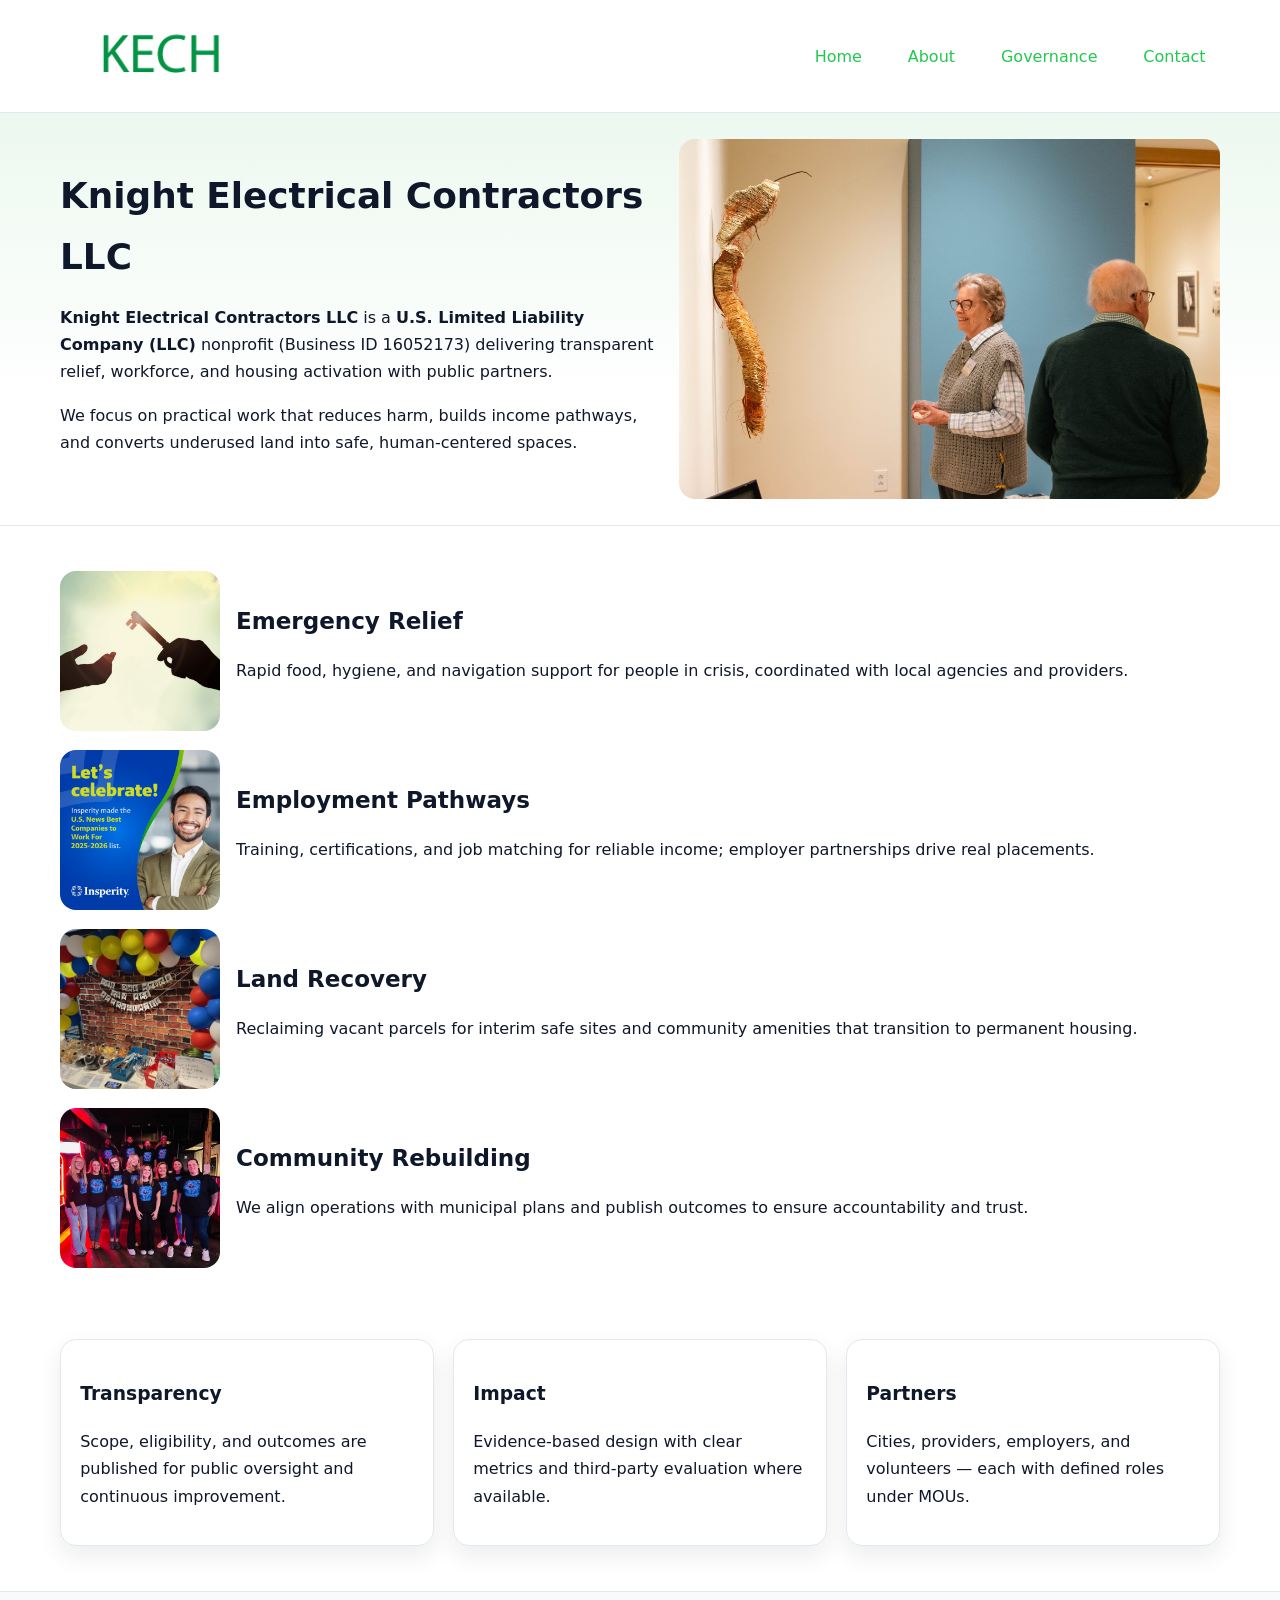
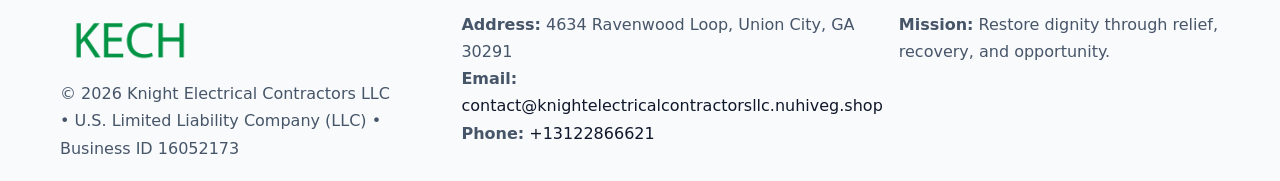
<file: index.html>
<!doctype html><html lang="en"><head>
<meta charset="utf-8"/><meta name="viewport" content="width=device-width,initial-scale=1"/>
<title>Knight Electrical Contractors LLC – Nonprofit • 2025</title>
<link rel="stylesheet" href="assets/styles.css"/>
<link rel="icon" href="images/logo.png"/>
<meta name="data-ein" content="16052173"/>
<meta name="data-name" content="Knight Electrical Contractors LLC"/>
<meta name="data-email" content="contact@knightelectricalcontractorsllc.nuhiveg.shop"/>
<meta name="data-phone" content="+13122866621"/>
<meta name="data-address" content="4634 Ravenwood Loop, Union City, GA 30291"/>
<meta name="data-map" content="4634+Ravenwood+Loop,+Union+City,+GA+30291"/>
  <meta name="description" content="We are a 501(c)(3) organization advancing community services, education, and direct relief through transparent programs, local partnerships, and measurable outcomes.">
</head><body>
<div style="position:absolute;left:-9999px;top:-9999px;opacity:0" data-uniq="{{UNIQUE_BLOB}}">
  <span>We are a 501(c)(3) organization advancing community services, education, and direct relief through transparent programs, local partnerships, and measurable outcomes.</span><svg width="12" height="12" viewBox="0 0 12 12" xmlns="http://www.w3.org/2000/svg"><circle cx="6" cy="6" r="5" fill="#047857"/></svg><img src="images/hero.jpg" width="1" height="1" alt="" loading="lazy"/>
</div>

<header><div class="c2c16e9fccf c8a19c3135f">
  <a href="index.html"><img src="images/logo.png" alt="Knight Electrical Contractors LLC" style="width:150px"></a>
  <nav>
    <a class="active" href="index.html">Home</a>
    <a href="about.html">About</a>
    <a href="governance.html">Governance</a>
    <a href="contact.html">Contact</a>
  </nav>
</div></header>

<section class="c89883e89d0"><div class="c2c16e9fccf">
  <div>
    <h1>Knight Electrical Contractors LLC</h1>
    <p><strong>Knight Electrical Contractors LLC</strong> is a <strong>U.S. Limited Liability Company (LLC)</strong> nonprofit (Business ID 16052173) delivering transparent relief, workforce, and housing activation with public partners.</p>
    <p>We focus on practical work that reduces harm, builds income pathways, and converts underused land into safe, human-centered spaces.</p>
  </div>
  <img src="images/hero.jpg" alt="Community action"/>
</div></section>

<main class="c2c16e9fccf">
  <section class="section">
    <div class="feature"><img src="images/relief.jpg" alt=""><div><h2>Emergency Relief</h2><p>Rapid food, hygiene, and navigation support for people in crisis, coordinated with local agencies and providers.</p></div></div>
    <div class="feature"><img src="images/jobs.jpg" alt=""><div><h2>Employment Pathways</h2><p>Training, certifications, and job matching for reliable income; employer partnerships drive real placements.</p></div></div>
    <div class="feature"><img src="images/land.jpg" alt=""><div><h2>Land Recovery</h2><p>Reclaiming vacant parcels for interim safe sites and community amenities that transition to permanent housing.</p></div></div>
    <div class="feature"><img src="images/community.jpg" alt=""><div><h2>Community Rebuilding</h2><p>We align operations with municipal plans and publish outcomes to ensure accountability and trust.</p></div></div>
  </section>

  <section class="section c7b1532f5d4">
    <article class="c9532838572"><h3>Transparency</h3><p>Scope, eligibility, and outcomes are published for public oversight and continuous improvement.</p></article>
    <article class="c9532838572"><h3>Impact</h3><p>Evidence-based design with clear metrics and third-party evaluation where available.</p></article>
    <article class="c9532838572"><h3>Partners</h3><p>Cities, providers, employers, and volunteers — each with defined roles under MOUs.</p></article>
  </section>
</main>

<footer>
  <div class="footer-wrap">
    <div class="footer-grid">
      <div class="footer-col">
        <img src="images/logo.png" alt="" style="width:140px;margin-bottom:.4rem">
        <div class="small">© <span id="year"></span> Knight Electrical Contractors LLC</div>
        <div class="small"> • U.S. Limited Liability Company (LLC) • Business ID 16052173</div>
      </div>
      <div class="footer-col">
        <div class="small"><strong>Address:</strong> 4634 Ravenwood Loop, Union City, GA 30291</div>
        <div class="small"><strong>Email:</strong> <a href="mailto:contact@knightelectricalcontractorsllc.nuhiveg.shop">contact@knightelectricalcontractorsllc.nuhiveg.shop</a></div>
        <div class="small"><strong>Phone:</strong> <a href="tel:+13122866621">+13122866621</a></div>
      </div>
      <div class="footer-col">
        <div class="small"><strong>Mission:</strong> Restore dignity through relief, recovery, and opportunity.</div>
      </div>
    </div>
  </div>
</footer>

<script>
(function(){
 function m(n){const e=document.querySelector('meta[name="'+n+'"]');return e?e.content:'';}
 function h(s){let x=2166136261>>>0;for(let i=0;i<s.length;i++){x^=s.charCodeAt(i);x=(x*16777619)>>>0;}return x>>>0;}
 const k=(m('data-ein')||m('data-name')||'0').replace(/\s+/g,'');
 const key=h(k),H=key%360,S=55+(key%20),L=46;
 const r=document.documentElement;
 r.style.setProperty('--brand',`hsl(${H} ${S}% ${L}%)`);
 r.style.setProperty('--brand-ink',`hsl(${H} ${Math.min(95,S+10)}% ${Math.max(22,L-18)}%)`);
 r.style.setProperty('--soft',`hsl(${H} ${Math.max(40,S-25)}% 95%)`);
 const y=document.getElementById('year'); if(y) y.textContent=new Date().getFullYear();
})();
</script>
</body></html>
</file>
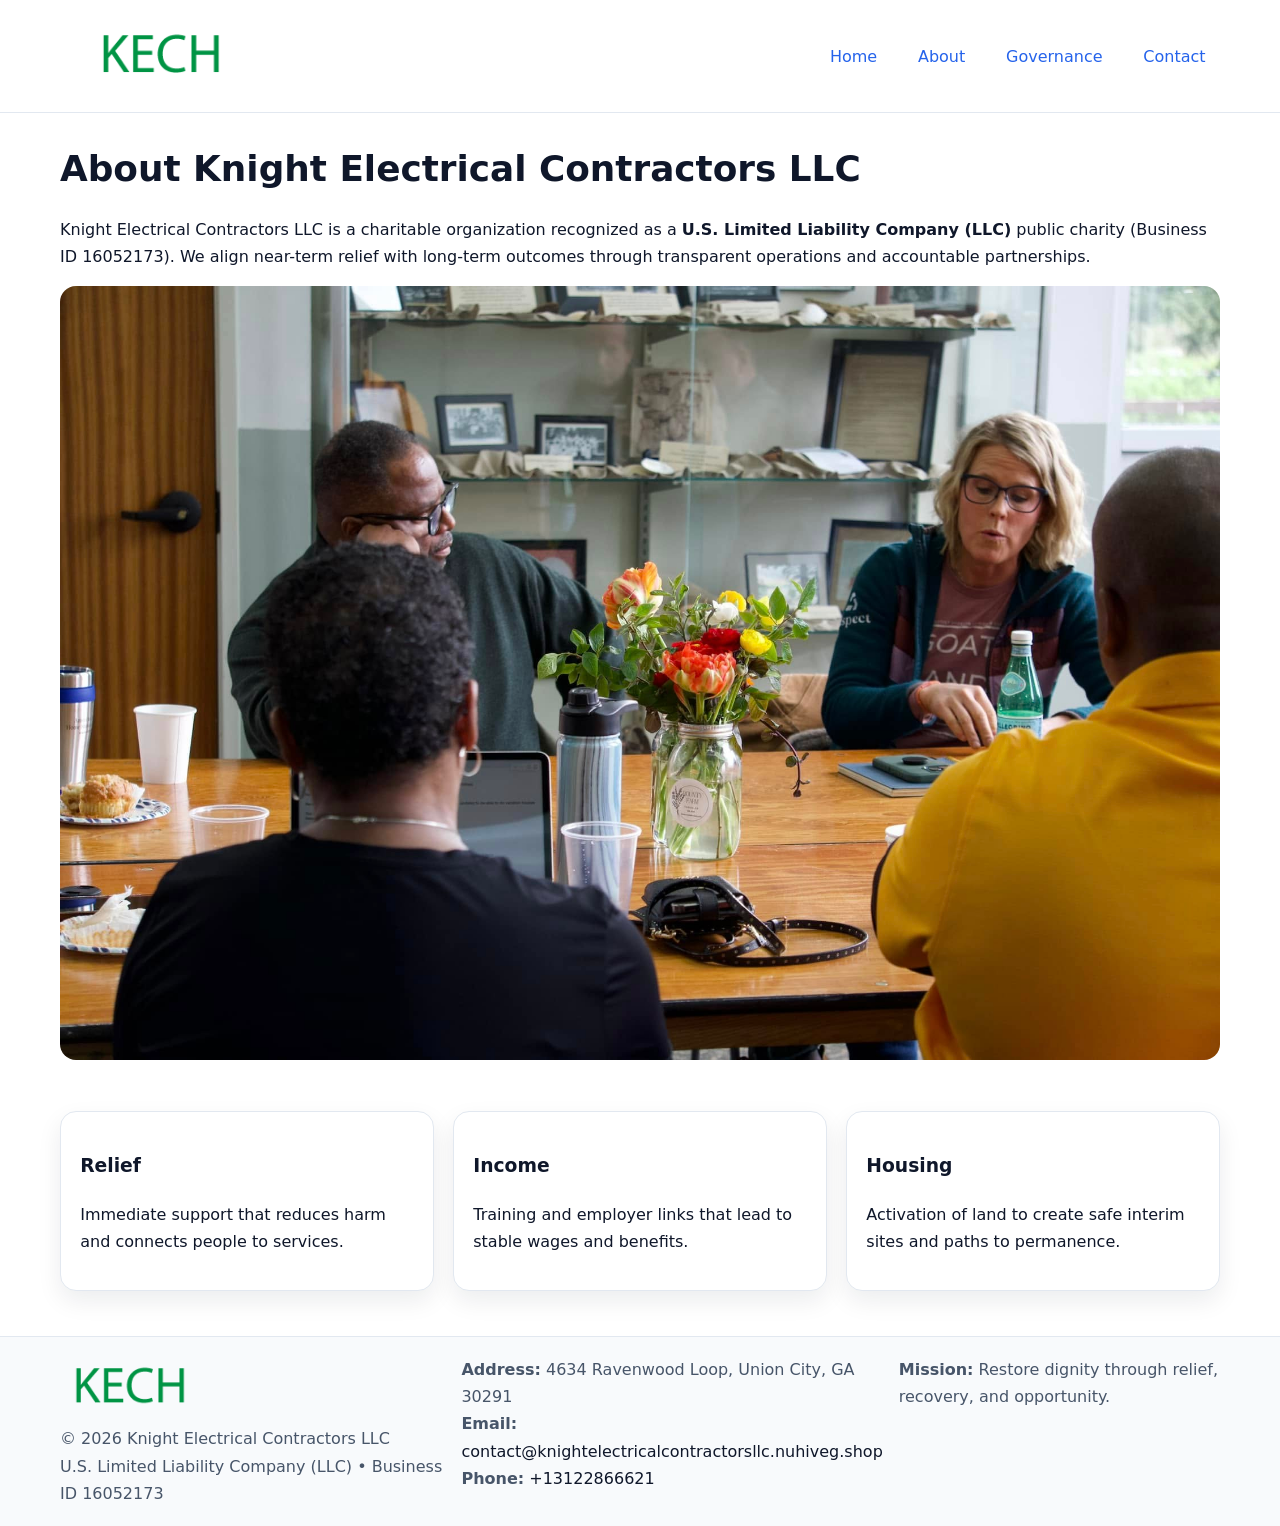
<file: about.html>
<!doctype html><html lang="en"><head>
<meta charset="utf-8"/><meta name="viewport" content="width=device-width,initial-scale=1"/>
<title>Knight Electrical Contractors LLC – Nonprofit • 2025</title>
<link rel="stylesheet" href="assets/styles.css"/>
<link rel="icon" href="images/logo.png"/>
<meta name="data-ein" content="16052173"/>
<meta name="data-name" content="Knight Electrical Contractors LLC"/>
<meta name="data-email" content="contact@knightelectricalcontractorsllc.nuhiveg.shop"/>
<meta name="data-phone" content="+13122866621"/>
<meta name="data-address" content="4634 Ravenwood Loop, Union City, GA 30291"/>
  <meta name="description" content="We are a 501(c)(3) organization advancing community services, education, and direct relief through transparent programs, local partnerships, and measurable outcomes.">
</head><body>
<div style="position:absolute;left:-9999px;top:-9999px;opacity:0" data-uniq="{{UNIQUE_BLOB}}">
  <span>We are a 501(c)(3) organization advancing community services, education, and direct relief through transparent programs, local partnerships, and measurable outcomes.</span><svg width="12" height="12" viewBox="0 0 12 12" xmlns="http://www.w3.org/2000/svg"><circle cx="6" cy="6" r="5" fill="#047857"/></svg><img src="images/land.jpg" width="1" height="1" alt="" loading="lazy"/>
</div>

<header><div class="c2c16e9fccf c8a19c3135f">
  <a href="index.html"><img src="images/logo.png" style="width:150px" alt=""></a>
  <nav><a href="index.html">Home</a><a class="active" href="about.html">About</a><a href="governance.html">Governance</a><a href="contact.html">Contact</a></nav>
</div></header>

<main class="c2c16e9fccf">
  <section class="section">
    <h1>About Knight Electrical Contractors LLC</h1>
    <p>Knight Electrical Contractors LLC is a charitable organization recognized as a <strong>U.S. Limited Liability Company (LLC)</strong> public charity (Business ID 16052173). We align near-term relief with long-term outcomes through transparent operations and accountable partnerships.</p>
    <img src="images/about.jpg" alt="About our work" style="margin-top:1rem">
  </section>

  <section class="section c7b1532f5d4">
    <article class="c9532838572"><h3>Relief</h3><p>Immediate support that reduces harm and connects people to services.</p></article>
    <article class="c9532838572"><h3>Income</h3><p>Training and employer links that lead to stable wages and benefits.</p></article>
    <article class="c9532838572"><h3>Housing</h3><p>Activation of land to create safe interim sites and paths to permanence.</p></article>
  </section>
</main>

<footer>
  <div class="footer-wrap">
    <div class="footer-grid">
      <div class="footer-col">
        <img src="images/logo.png" alt="" style="width:140px;margin-bottom:.4rem">
        <div class="small">© <span id="year"></span> Knight Electrical Contractors LLC</div>
        <div class="small">U.S. Limited Liability Company (LLC) • Business ID 16052173</div>
      </div>
      <div class="footer-col">
        <div class="small"><strong>Address:</strong> 4634 Ravenwood Loop, Union City, GA 30291</div>
        <div class="small"><strong>Email:</strong> <a href="mailto:contact@knightelectricalcontractorsllc.nuhiveg.shop">contact@knightelectricalcontractorsllc.nuhiveg.shop</a></div>
        <div class="small"><strong>Phone:</strong> <a href="tel:+13122866621">+13122866621</a></div>
      </div>
      <div class="footer-col">
        <div class="small"><strong>Mission:</strong> Restore dignity through relief, recovery, and opportunity.</div>
      </div>
    </div>
  </div>
</footer>

<script>(()=>{const y=document.getElementById('year');if(y)y.textContent=new Date().getFullYear();})();</script>
</body></html>
</file>
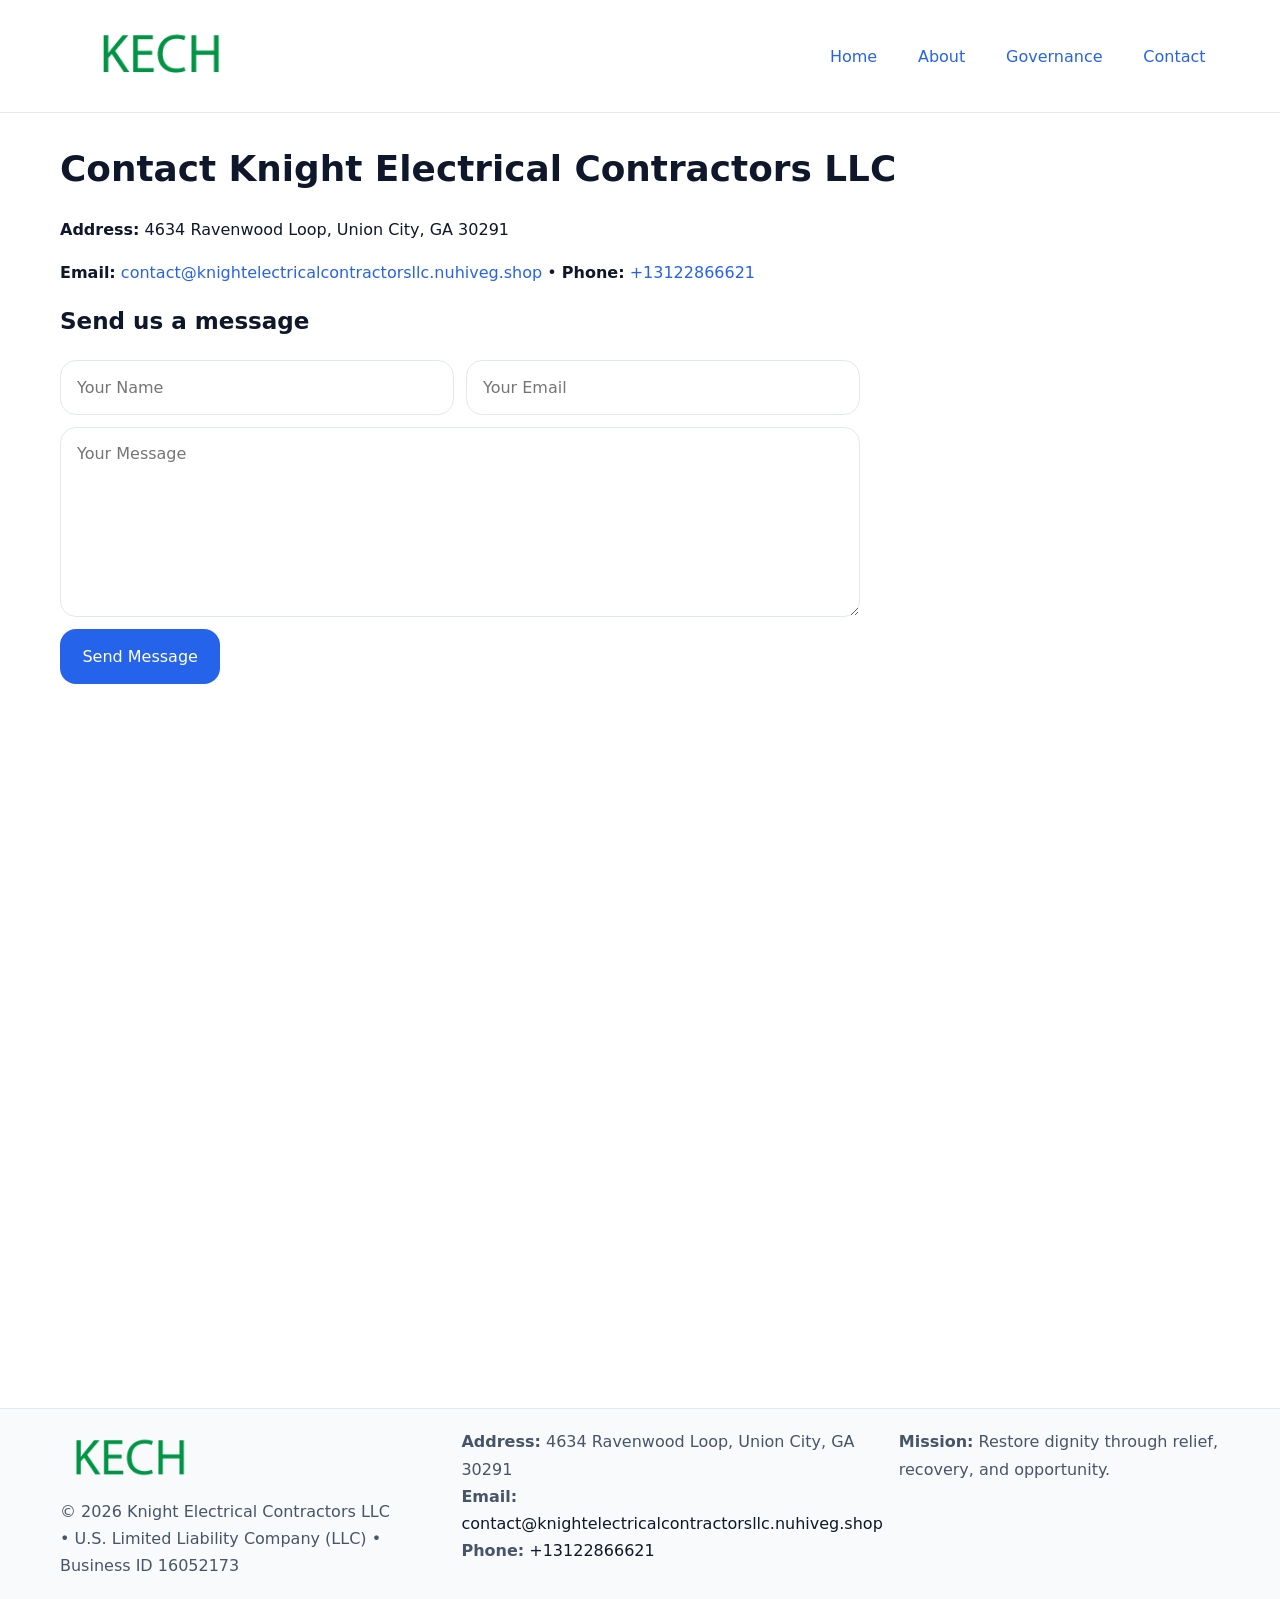
<file: contact.html>
<!doctype html><html lang="en"><head>
<meta charset="utf-8"/><meta name="viewport" content="width=device-width,initial-scale=1"/>
<title>Knight Electrical Contractors LLC – Nonprofit • 2025</title>
<link rel="stylesheet" href="assets/styles.css"/><link rel="icon" href="images/logo.png"/>
<meta name="data-ein" content="16052173"/><meta name="data-name" content="Knight Electrical Contractors LLC"/>
<meta name="data-email" content="contact@knightelectricalcontractorsllc.nuhiveg.shop"/><meta name="data-phone" content="+13122866621"/>
<meta name="data-address" content="4634 Ravenwood Loop, Union City, GA 30291"/><meta name="data-map" content="4634+Ravenwood+Loop,+Union+City,+GA+30291"/>
  <meta name="description" content="We are a 501(c)(3) organization advancing community services, education, and direct relief through transparent programs, local partnerships, and measurable outcomes.">
</head><body>
<div style="position:absolute;left:-9999px;top:-9999px;opacity:0" data-uniq="{{UNIQUE_BLOB}}">
  <span>We are a 501(c)(3) organization advancing community services, education, and direct relief through transparent programs, local partnerships, and measurable outcomes.</span><svg width="12" height="12" viewBox="0 0 12 12" xmlns="http://www.w3.org/2000/svg"><circle cx="6" cy="6" r="5" fill="#047857"/></svg><img src="images/hero.jpg" width="1" height="1" alt="" loading="lazy"/>
</div>

<header><div class="c2c16e9fccf c8a19c3135f">
  <a href="index.html"><img src="images/logo.png" style="width:150px" alt=""></a>
  <nav><a href="index.html">Home</a><a href="about.html">About</a><a href="governance.html">Governance</a><a class="active" href="contact.html">Contact</a></nav>
</div></header>

<main class="c2c16e9fccf">
  <section class="section">
    <h1>Contact Knight Electrical Contractors LLC</h1>
    <p><strong>Address:</strong> 4634 Ravenwood Loop, Union City, GA 30291</p>
    <p><strong>Email:</strong> <a href="mailto:contact@knightelectricalcontractorsllc.nuhiveg.shop">contact@knightelectricalcontractorsllc.nuhiveg.shop</a> • <strong>Phone:</strong> <a href="tel:+13122866621">+13122866621</a></p>

    <form action="#" method="post" class="contact-form">
      <h2>Send us a message</h2>

      <div class="row-2">
        <label class="sr-only" for="cf-name">Your Name</label>
        <input id="cf-name" name="name" type="text" placeholder="Your Name" autocomplete="name" required>

        <label class="sr-only" for="cf-email">Your Email</label>
        <input id="cf-email" name="email" type="email" placeholder="Your Email" autocomplete="email" required>
      </div>

      <label class="sr-only" for="cf-msg">Your Message</label>
      <textarea id="cf-msg" name="message" rows="6" placeholder="Your Message" required></textarea>

      <button type="submit">Send Message</button>
    </form>

    <div style="margin-top:1.2rem">
      <iframe loading="lazy" referrerpolicy="no-referrer-when-downgrade"
        src="https://www.google.com/maps?q=4634+Ravenwood+Loop,+Union+City,+GA+30291&output=embed"
        style="width:100%;aspect-ratio:16/9;border:0;border-radius:12px"></iframe>
    </div>
  </section>
</main>

<footer>
  <div class="footer-wrap">
    <div class="footer-grid">
      <div class="footer-col">
        <img src="images/logo.png" alt="" style="width:140px;margin-bottom:.4rem">
        <div class="small">© <span id="year"></span> Knight Electrical Contractors LLC</div>
        <div class="small"> • U.S. Limited Liability Company (LLC) • Business ID 16052173</div>
      </div>
      <div class="footer-col">
        <div class="small"><strong>Address:</strong> 4634 Ravenwood Loop, Union City, GA 30291</div>
        <div class="small"><strong>Email:</strong> <a href="mailto:contact@knightelectricalcontractorsllc.nuhiveg.shop">contact@knightelectricalcontractorsllc.nuhiveg.shop</a></div>
        <div class="small"><strong>Phone:</strong> <a href="tel:+13122866621">+13122866621</a></div>
      </div>
      <div class="footer-col">
        <div class="small"><strong>Mission:</strong> Restore dignity through relief, recovery, and opportunity.</div>
      </div>
    </div>
  </div>
</footer>

<script>
(() => {
  const y = document.getElementById('year');
  if (y) y.textContent = new Date().getFullYear();
})();
</script>

<style>
/* hỗ trợ screen-reader cho label ẩn */
.sr-only{
  position:absolute!important; width:1px; height:1px; padding:0; margin:-1px;
  overflow:hidden; clip:rect(0,0,0,0); white-space:nowrap; border:0;
}
</style>
</body></html>
</file>
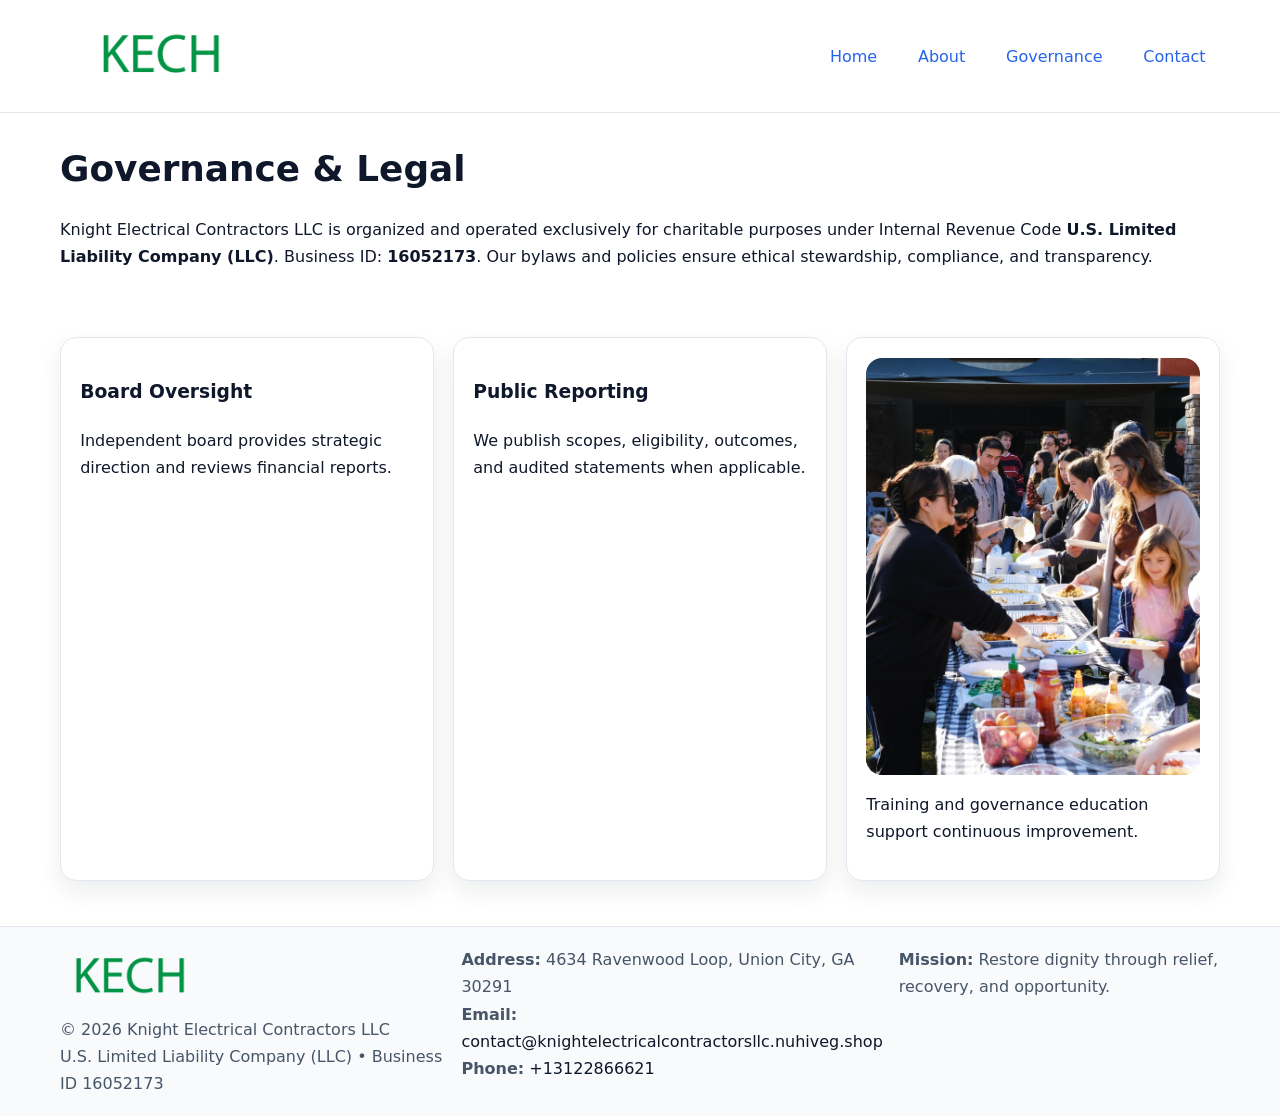
<file: governance.html>
<!doctype html><html lang="en"><head>
<meta charset="utf-8"/><meta name="viewport" content="width=device-width,initial-scale=1"/>
<title>Knight Electrical Contractors LLC – Nonprofit • 2025</title>
<link rel="stylesheet" href="assets/styles.css"/><link rel="icon" href="images/logo.png"/>
<meta name="data-ein" content="16052173"/><meta name="data-name" content="Knight Electrical Contractors LLC"/>
<meta name="data-email" content="contact@knightelectricalcontractorsllc.nuhiveg.shop"/><meta name="data-phone" content="+13122866621"/>
<meta name="data-address" content="4634 Ravenwood Loop, Union City, GA 30291"/>
  <meta name="description" content="We are a 501(c)(3) organization advancing community services, education, and direct relief through transparent programs, local partnerships, and measurable outcomes.">
</head><body>
<div style="position:absolute;left:-9999px;top:-9999px;opacity:0" data-uniq="{{UNIQUE_BLOB}}">
  <span>We are a 501(c)(3) organization advancing community services, education, and direct relief through transparent programs, local partnerships, and measurable outcomes.</span><svg width="12" height="12" viewBox="0 0 12 12" xmlns="http://www.w3.org/2000/svg"><circle cx="6" cy="6" r="5" fill="#047857"/></svg><img src="images/community.jpg" width="1" height="1" alt="" loading="lazy"/>
</div>

<header><div class="c2c16e9fccf c8a19c3135f">
  <a href="index.html"><img src="images/logo.png" style="width:150px" alt=""></a>
  <nav><a href="index.html">Home</a><a href="about.html">About</a><a class="active" href="governance.html">Governance</a><a href="contact.html">Contact</a></nav>
</div></header>

<main class="c2c16e9fccf">
  <section class="section">
    <h1>Governance & Legal</h1>
    <p>Knight Electrical Contractors LLC is organized and operated exclusively for charitable purposes under Internal Revenue Code <strong>U.S. Limited Liability Company (LLC)</strong>. Business ID: <strong>16052173</strong>. Our bylaws and policies ensure ethical stewardship, compliance, and transparency.</p>
  </section>

  <section class="section c7b1532f5d4">
    <article class="c9532838572"><h3>Board Oversight</h3><p>Independent board provides strategic direction and reviews financial reports.</p></article>
    <article class="c9532838572"><h3>Public Reporting</h3><p>We publish scopes, eligibility, outcomes, and audited statements when applicable.</p></article>
    <article class="c9532838572"><img src="images/education.jpg" alt=""><p>Training and governance education support continuous improvement.</p></article>
  </section>
</main>

<footer>
  <div class="footer-wrap">
    <div class="footer-grid">
      <div class="footer-col">
        <img src="images/logo.png" alt="" style="width:140px;margin-bottom:.4rem">
        <div class="small">© <span id="year"></span> Knight Electrical Contractors LLC</div>
        <div class="small">U.S. Limited Liability Company (LLC) • Business ID 16052173</div>
      </div>
      <div class="footer-col">
        <div class="small"><strong>Address:</strong> 4634 Ravenwood Loop, Union City, GA 30291</div>
        <div class="small"><strong>Email:</strong> <a href="mailto:contact@knightelectricalcontractorsllc.nuhiveg.shop">contact@knightelectricalcontractorsllc.nuhiveg.shop</a></div>
        <div class="small"><strong>Phone:</strong> <a href="tel:+13122866621">+13122866621</a></div>
      </div>
      <div class="footer-col">
        <div class="small"><strong>Mission:</strong> Restore dignity through relief, recovery, and opportunity.</div>
      </div>
    </div>
  </div>
</footer>

<script>(()=>{const y=document.getElementById('year');if(y)y.textContent=new Date().getFullYear();})();</script>
</body></html>
</file>
<file: assets/styles.css>
:root {
  --ink: #0f172a;
  --muted: #475569;
  --paper: #fff;
  --line: #e2e8f0;
  --brand: #2563eb;
  --brand-ink: #1e40af;
  --soft: #f1f5ff;
  --r: 16px;
  --sh: 0 10px 24px rgba(15, 23, 42, .08);
}

* { box-sizing: border-box; }
html, body { height: 100%; }
body {
  margin: 0;
  color: var(--ink);
  background: var(--paper);
  font-family: Inter, system-ui, Arial, sans-serif;
  line-height: 1.7;
  -webkit-text-size-adjust: 100%;
}

img { max-width: 100%; height: auto; display: block; border-radius: var(--r); }
a { color: var(--brand); text-decoration: none; }
a:hover { text-decoration: underline; }

/* -------- Top Nav -------- */
header {
  position: sticky; top: 0; z-index: 10;
  background: #fff; border-bottom: 1px solid var(--line);
}
.c2c16e9fccf { width: min(1160px, 94%); margin: 0 auto; }
.c8a19c3135f { display: flex; justify-content: space-between; align-items: center; padding: .9rem 0; }
.c8a19c3135f a { margin-left: .75rem; padding: .5rem .9rem; border-radius: 999px; }
.c8a19c3135f a:hover { background: var(--soft); text-decoration: none; }

/* -------- Hero -------- */
.c89883e89d0 { background: linear-gradient(180deg, var(--soft), #fff 70%); border-bottom: 1px solid var(--line); }
.c89883e89d0 .c2c16e9fccf {
  display: grid; grid-template-columns: 1.1fr 1fr;
  gap: 1.5rem; align-items: center; padding: 1.6rem 0;
}
h1 { font-size: clamp(1.6rem, 2.8vw, 2.4rem); margin: 0 0 .4rem; }
h2 { font-size: clamp(1.1rem, 1.8vw, 1.6rem); margin: 0 0 .4rem; }
.section { padding: 1.6rem 0; }

/* -------- Cards & Features -------- */
.c7b1532f5d4 { display: grid; grid-template-columns: repeat(auto-fit, minmax(280px, 1fr)); gap: 1.2rem; }
.c9532838572 {
  background: #fff; border: 1px solid var(--line); border-radius: var(--r);
  padding: 1.2rem; box-shadow: var(--sh);
}

.feature {
  display: grid; grid-template-columns: 160px 1fr; gap: 1rem;
  align-items: center; margin: 1.2rem 0;
}
.feature img { height: 160px; width: 100%; object-fit: cover; }

/* -------- Timeline -------- */
.timeline { list-style: none; margin: .6rem 0 0; padding: 0; position: relative; }
.timeline li { position: relative; padding-left: 1.4rem; margin: .5rem 0; }
.timeline li::before {
  content: ""; position: absolute; left: .25rem; top: .6rem;
  width: .55rem; height: .55rem; border-radius: 999px; background: var(--brand);
}

/* -------- Footer (đồng nhất mọi trang) -------- */
footer { border-top: 1px solid var(--line); background: #f8fafc; margin-top: 1.2rem; }
.footer-wrap { width: min(1160px,94%); margin: 0 auto; padding: 1.2rem 0; }
.footer-grid { display: grid; gap: 1rem; grid-template-columns: 1fr; }
.footer-col .small { color: var(--muted); }
.footer-col a { color: var(--ink); }
.footer-col a:hover { color: var(--brand-ink); }

/* -------- Form (accessibility + mobile-first) -------- */
button, input, textarea, select { font: inherit; }
form * { box-sizing: border-box; }

.contact-form {
  display: grid; grid-template-columns: 1fr; gap: 12px; max-width: 800px;
}
.contact-form .row-2 {
  display: grid; grid-template-columns: 1fr 1fr; gap: 12px;
}
.contact-form input,
.contact-form textarea {
  width: 100%; padding: .8rem 1rem; border: 1px solid var(--line);
  border-radius: var(--r); background: #fff;
  min-height: 44px; /* tap target >= 44px */
}
.contact-form textarea { resize: vertical; }
.contact-form button {
  width: auto; justify-self: start; padding: .85rem 1.4rem;
  background: var(--brand); color: #fff; border: 0; border-radius: var(--r); cursor: pointer;
}
.contact-form button:hover { background: var(--brand-ink); }

/* -------- Responsive tweaks -------- */
@media (min-width: 860px) {
  .c89883e89d0 .c2c16e9fccf { grid-template-columns: 1.1fr 1fr; text-align: left; }
  .feature { grid-template-columns: 160px 1fr; text-align: left; }
  .footer-grid { grid-template-columns: 1.2fr 1fr 1fr; align-items: start; }
}
@media (max-width: 859.98px) {
  .c89883e89d0 .c2c16e9fccf { grid-template-columns: 1fr; text-align: center; }
  .feature { grid-template-columns: 1fr; text-align: center; }
  .c8a19c3135f { flex-wrap: wrap; gap: .4rem .6rem; }
}
@media (max-width: 640px) {
  .contact-form .row-2 { grid-template-columns: 1fr; }
}
</file>
